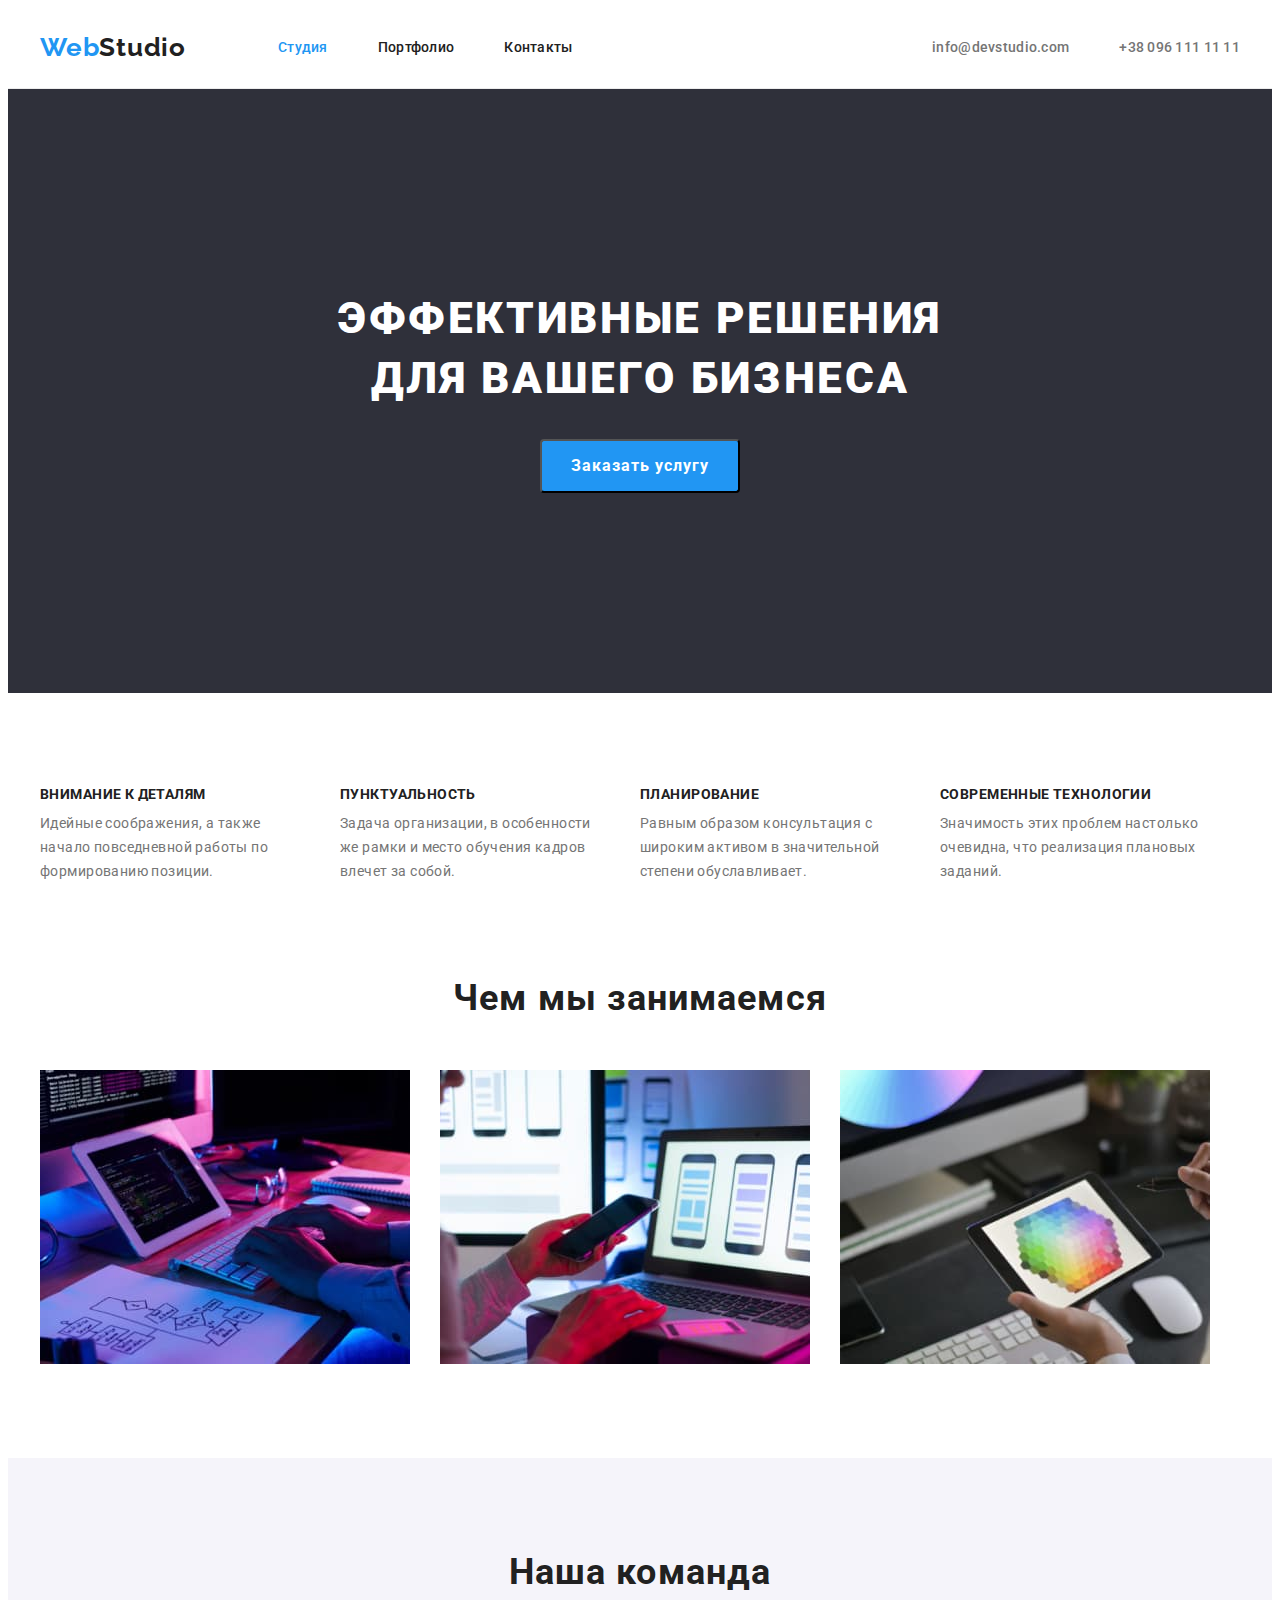
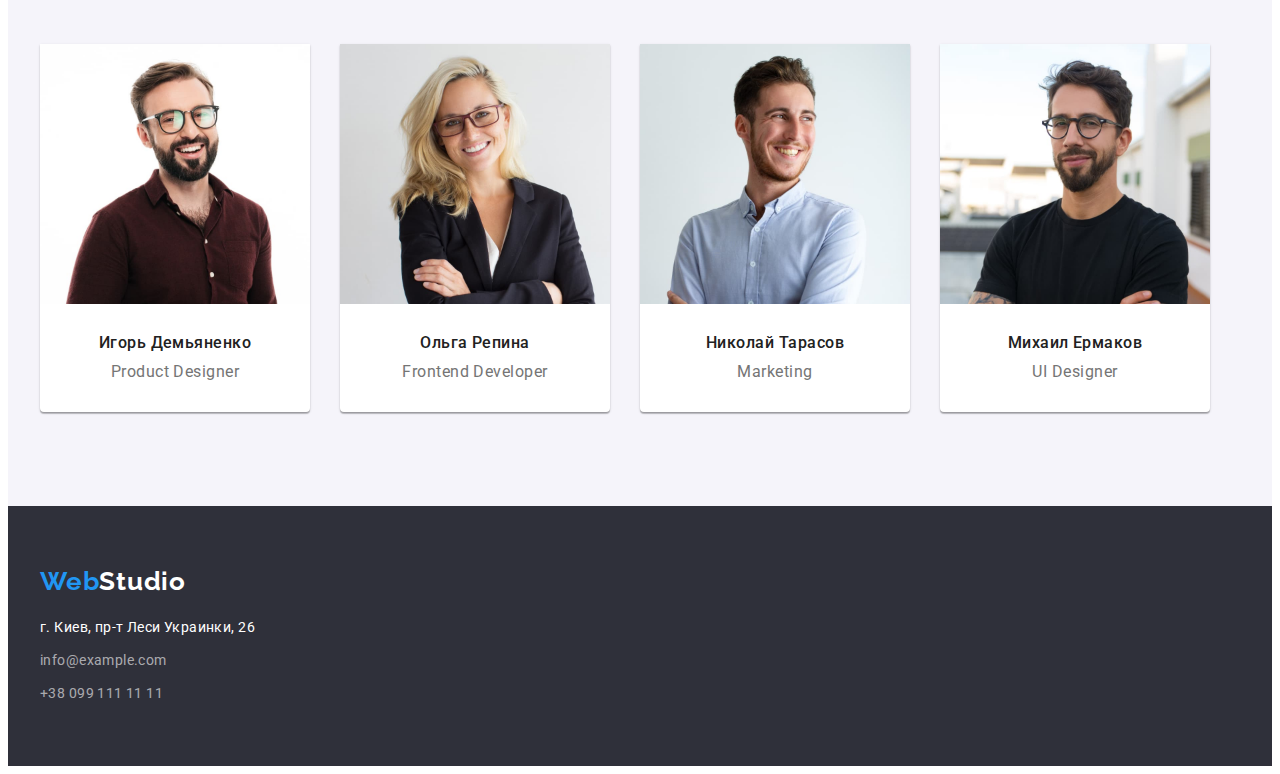
<file: index.html>
<!DOCTYPE html>
<html lang="ru">
  <head>
    <meta charset="UTF-8" />
    <meta http-equiv="X-UA-Compatible" content="IE=edge" />
    <meta name="viewport" content="width=device-width, initial-scale=1.0" />
    <title>Document</title>
    <link rel="preconnect" href="https://fonts.googleapis.com" />
    <link rel="preconnect" href="https://fonts.gstatic.com" crossorigin />
    <link
      href="https://fonts.googleapis.com/css2?family=Raleway:wght@700&family=Roboto:wght@400;500;700;900&display=swap"
      rel="stylesheet"
    />
    <link
      rel="stylesheet"
      href="https://cdnjs.cloudflare.com/ajax/libs/modern-normalize/1.1.0/modern-normalize.min.css"
      integrity="sha512-wpPYUAdjBVSE4KJnH1VR1HeZfpl1ub8YT/NKx4PuQ5NmX2tKuGu6U/JRp5y+Y8XG2tV+wKQpNHVUX03MfMFn9Q=="
      crossorigin="anonymous"
      referrerpolicy="no-referrer"
    />
    <link rel="stylesheet" href="./css/styles.css" />
    <link rel="shortcut icon" href="#" />
  </head>

  <body class="page">
    <header class="header">
      <div class="container header-container">
        <nav class="navigation">
          <a class="logo link" href="./index.html" lang="en"
            ><span class="accent">Web</span>Studio</a
          >
          <ul class="list nav-list">
            <li class="nav-list-item">
              <a class="link text-navigation current" href="./index.html"
                >Студия</a
              >
            </li>
            <li class="nav-list-item">
              <a class="link text-navigation" href="./portfolio.html"
                >Портфолио</a
              >
            </li>
            <li class="nav-list-item">
              <a class="link text-navigation" href="">Контакты</a>
            </li>
          </ul>
        </nav>
        <ul class="list-contacts">
          <li class="mail-margin">
            <a class="text-contacts" href="mailto:info@devstudio.com"
              >info@devstudio.com</a
            >
          </li>
          <li>
            <a class="text-contacts" href="tel:+380961111111"
              >+38 096 111 11 11</a
            >
          </li>
        </ul>
      </div>
    </header>

    <main>
      <section class="hero">
        <div class="container">
          <h1 class="main-tittle">ЭФФЕКТИВНЫЕ РЕШЕНИЯ ДЛЯ ВАШЕГО БИЗНЕСА</h1>
          <button type="button" class="button btn-hover">
            Заказать услугу
          </button>
        </div>
      </section>

      <section class="section">
        <div class="container">
          <h2 class="primary-tittle visually-hidden">Преимущества компании</h2>
          <ul class="list company-advantages">
            <li class="advantages">
              <h3 class="secondary-tittle">Внимание к деталям</h3>
              <p class="text text-position">
                Идейные соображения, а также начало повседневной работы по
                формированию позиции.
              </p>
            </li>
            <li class="advantages">
              <h3 class="secondary-tittle">Пунктуальность</h3>
              <p class="text">
                Задача организации, в особенности же рамки и место обучения
                кадров влечет за собой.
              </p>
            </li>
            <li class="advantages">
              <h3 class="secondary-tittle">Планирование</h3>
              <p class="text">
                Равным образом консультация с широким активом в значительной
                степени обуславливает.
              </p>
            </li>
            <li class="advantages">
              <h3 class="secondary-tittle">Современные технологии</h3>
              <p class="text">
                Значимость этих проблем настолько очевидна, что реализация
                плановых заданий.
              </p>
            </li>
          </ul>
        </div>
      </section>

      <section class="section section-doings">
        <div class="container">
          <h2 class="primary-tittle">Чем мы занимаемся</h2>
          <ul class="list image-company">
            <li class="image-item">
              <img
                src="./images/img.jpg"
                alt="Набор текста на клавиатуре"
                width="370"
                height="294"
              />
            </li>
            <li class="image-item">
              <img
                src="./images/img2.jpg"
                alt="Телефон на фоне ноутбука"
                width="370"
                height="294"
              />
            </li>
            <li class="image-item">
              <img
                src="./images/img3.jpg"
                alt="Шестигранник на планшете"
                width="370"
                height="294"
              />
            </li>
          </ul>
        </div>
      </section>

      <section class="section section-team">
        <div class="container">
          <h2 class="primary-tittle">Наша команда</h2>
          <ul class="list image-company">
            <li class="image-item сard-background">
              <img
                src="./images/team1.jpg"
                alt="Мужчина в очках"
                width="270"
                height="260"
              />
              <div class="team-card">
                <h3 class="team-initials">Игорь Демьяненко</h3>
                <p class="team-position">Product Designer</p>
              </div>
            </li>
            <li class="image-item сard-background">
              <img src="./images/team2.jpg" alt="Женщина в очках" width="270" />
              <div class="team-card">
                <h3 class="team-initials">Ольга Репина</h3>
                <p class="team-position">Frontend Developer</p>
              </div>
            </li>
            <li class="image-item сard-background">
              <img src="./images/team3.jpg" alt="Мужчина" width="270" />
              <div class="team-card">
                <h3 class="team-initials">Николай Тарасов</h3>
                <p class="team-position">Marketing</p>
              </div>
            </li>
            <li class="image-item сard-background">
              <img src="./images/team4.jpg" alt="Мужчина в очках" width="270" />
              <div class="team-card">
                <h3 class="team-initials">Михаил Ермаков</h3>
                <p class="team-position">UI Designer</p>
              </div>
            </li>
          </ul>
        </div>
      </section>
    </main>
    <footer class="footer">
      <div class="container">
        <a class="footer-logo link" href="./index.html" lang="en"
          ><span class="accent">Web</span
          ><span class="logo-accent">Studio</span></a
        >
        <address class="address">
          <ul class="list">
            <li class="footer-text-margin">
              <a
                class="footer-text"
                href="https://goo.gl/maps/CnC2TCS1E6ZWtg9c6"
                target="_blank"
                rel="noreferrer noopener"
                >г. Киев, пр-т Леси Украинки, 26</a
              >
            </li>
            <li class="footer-text-margin">
              <a
                class="footer-text footer-contacts"
                href="mailto:info@example.com"
                >info@example.com</a
              >
            </li>
            <li class="footer-text-margin">
              <a class="footer-text footer-contacts" href="tel:+380991111111"
                >+38 099 111 11 11</a
              >
            </li>
          </ul>
        </address>
      </div>
    </footer>
  </body>
</html>
</file>
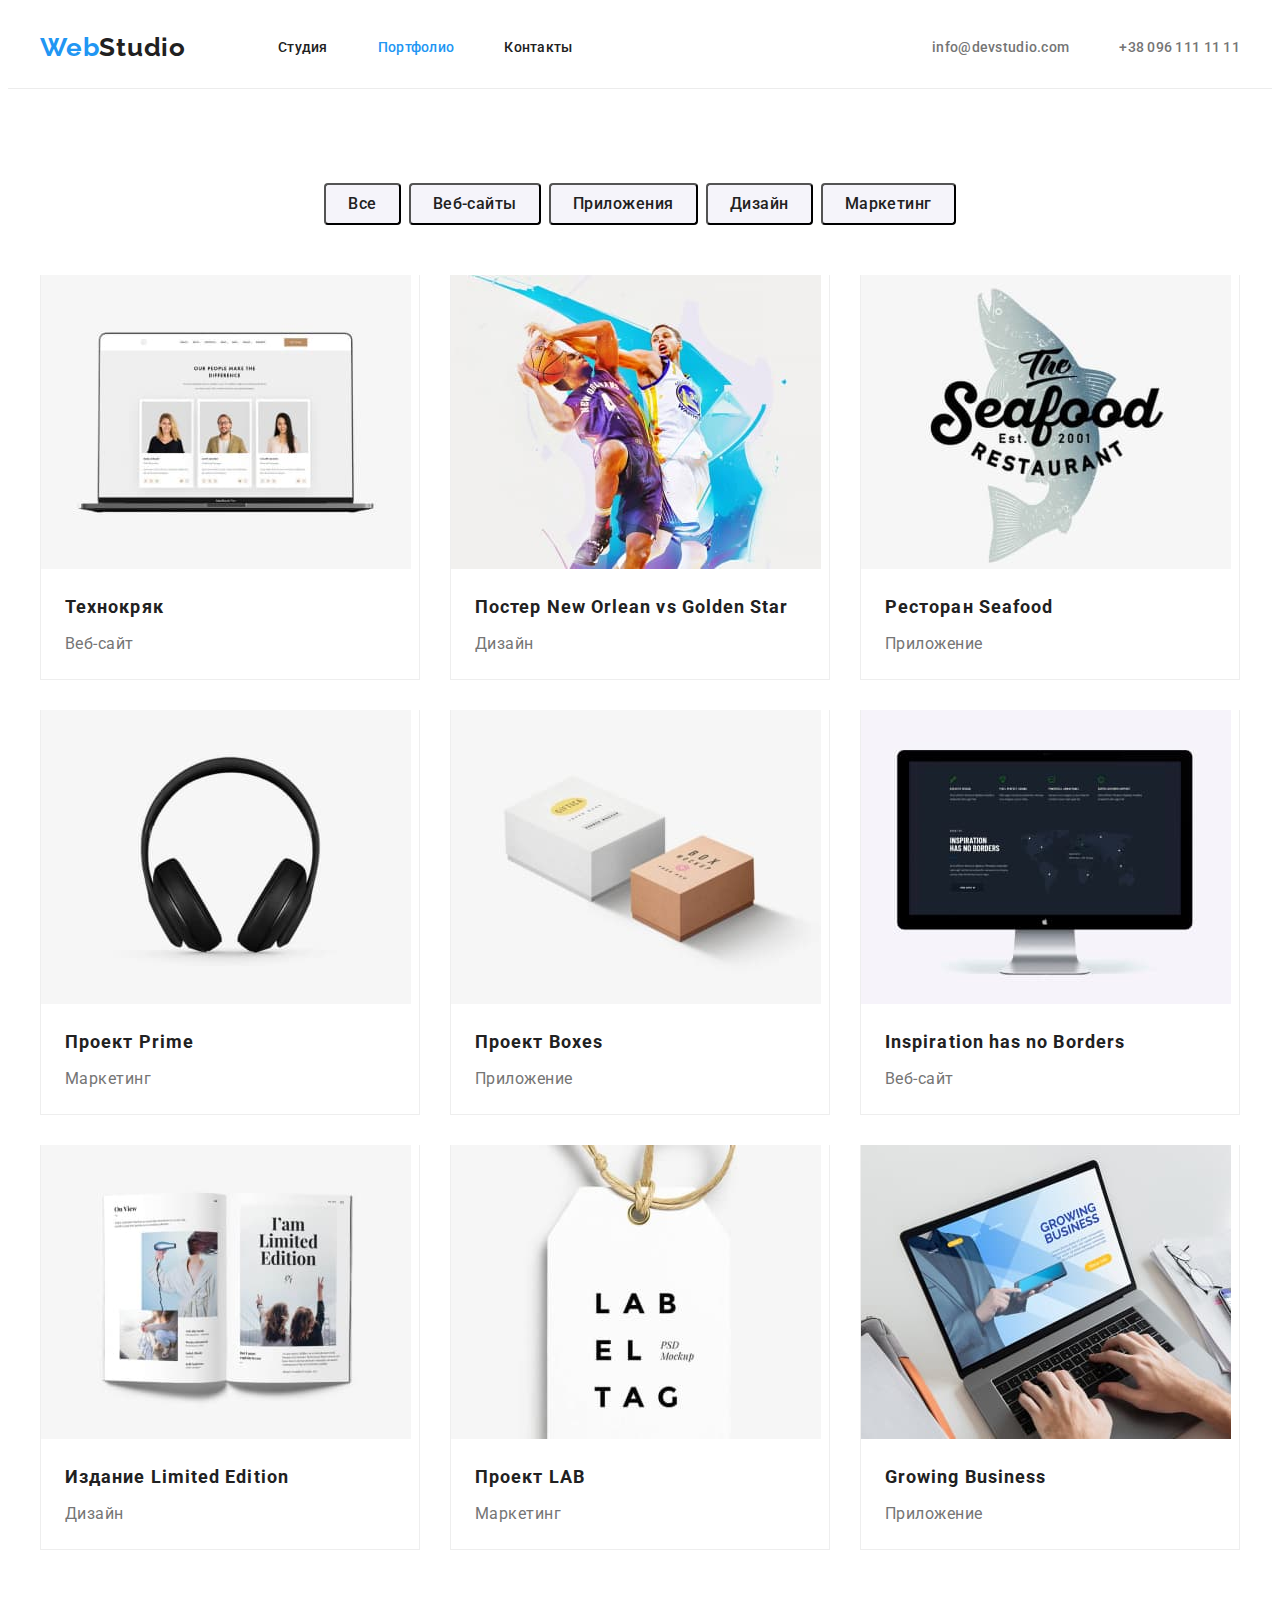
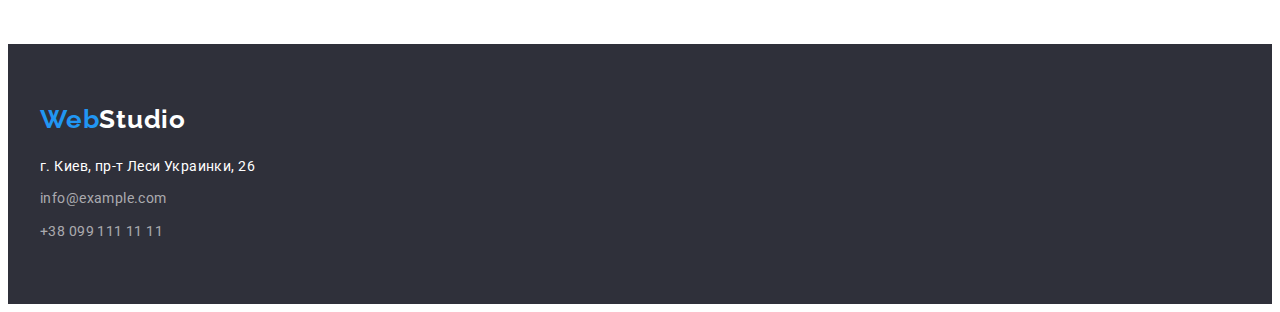
<file: portfolio.html>
<!DOCTYPE html>
<html lang="ru">
  <head>
    <meta charset="UTF-8" />
    <meta http-equiv="X-UA-Compatible" content="IE=edge" />
    <meta name="viewport" content="width=device-width, initial-scale=1.0" />
    <title>Document</title>
    <link rel="preconnect" href="https://fonts.googleapis.com" />
    <link rel="preconnect" href="https://fonts.gstatic.com" crossorigin />
    <link
      href="https://fonts.googleapis.com/css2?family=Raleway:wght@700&family=Roboto:wght@400;500;700;900&display=swap"
      rel="stylesheet"
    />
    <link
      rel="stylesheet"
      href="https://cdnjs.cloudflare.com/ajax/libs/modern-normalize/1.1.0/modern-normalize.min.css"
      integrity="sha512-wpPYUAdjBVSE4KJnH1VR1HeZfpl1ub8YT/NKx4PuQ5NmX2tKuGu6U/JRp5y+Y8XG2tV+wKQpNHVUX03MfMFn9Q=="
      crossorigin="anonymous"
      referrerpolicy="no-referrer"
    />
    <link rel="stylesheet" href="./css/styles.css" />
    <link rel="shortcut icon" href="#" />
  </head>

  <body class="page">
    <header class="header">
      <div class="container header-container">
        <nav class="navigation">
          <a class="logo link" href="./index.html" lang="en"
            ><span class="accent">Web</span>Studio</a
          >
          <ul class="list nav-list">
            <li class="nav-list-item">
              <a class="link text-navigation" href="./index.html">Студия</a>
            </li>
            <li class="nav-list-item">
              <a class="link text-navigation current" href="./portfolio.html"
                >Портфолио</a
              >
            </li>
            <li class="nav-list-item">
              <a class="link text-navigation" href="">Контакты</a>
            </li>
          </ul>
        </nav>
        <ul class="list-contacts">
          <li class="mail-margin">
            <a class="text-contacts" href="mailto:info@devstudio.com"
              >info@devstudio.com</a
            >
          </li>
          <li>
            <a class="text-contacts" href="tel:+380961111111"
              >+38 096 111 11 11</a
            >
          </li>
        </ul>
      </div>
    </header>

    <main>
      <section class="section">
        <div class="container">
          <h1 class="primary-tittle visually-hidden">Примеры работ</h1>
          <ul class="list portfolio-button-list">
            <li class="portfolio-button-item">
              <button class="portfolio-button" type="button">Все</button>
            </li>
            <li class="portfolio-button-item">
              <button class="portfolio-button" type="button">Веб-сайты</button>
            </li>
            <li class="portfolio-button-item">
              <button class="portfolio-button" type="button">Приложения</button>
            </li>
            <li class="portfolio-button-item">
              <button class="portfolio-button" type="button">Дизайн</button>
            </li>
            <li class="portfolio-button-item">
              <button class="portfolio-button" type="button">Маркетинг</button>
            </li>
          </ul>

          <ul class="list portfolio-image">
            <li class="portfolio-image-list">
              <a class="link" href=""
                ><img
                  src="./images/portfolioimg1.jpg"
                  alt="Ноутбук с тремя фото"
                  width="370"
                  height="294"
                />
                <div class="portfolio-image-background">
                  <h2 class="portfolio-tittle">Технокряк</h2>
                  <p class="portfolio-paragraph">Веб-сайт</p>
                </div>
              </a>
            </li>

            <li class="portfolio-image-list">
              <a class="link" href=""
                ><img
                  src="./images/portfolioimg2.jpg"
                  alt="Два баскетболиста"
                  width="370"
                  height="294"
                />
                <div class="portfolio-image-background">
                  <h2 class="portfolio-tittle">
                    Постер New Orlean vs Golden Star
                  </h2>
                  <p class="portfolio-paragraph">Дизайн</p>
                </div>
              </a>
            </li>

            <li class="portfolio-image-list">
              <a class="link" href=""
                ><img
                  src="./images/portfolioimg3.jpg"
                  alt="Лого ресторана"
                  width="370"
                  height="294"
                />
                <div class="portfolio-image-background">
                  <h2 class="portfolio-tittle">Ресторан Seafood</h2>
                  <p class="portfolio-paragraph">Приложение</p>
                </div>
              </a>
            </li>

            <li class="portfolio-image-list">
              <a class="link" href=""
                ><img
                  src="./images/portfolioimg4.jpg"
                  alt="Наушники"
                  width="370"
                  height="294"
                />
                <div class="portfolio-image-background">
                  <h2 class="portfolio-tittle">Проект Prime</h2>
                  <p class="portfolio-paragraph">Маркетинг</p>
                </div>
              </a>
            </li>

            <li class="portfolio-image-list">
              <a class="link" href=""
                ><img
                  src="./images/portfolioimg5.jpg"
                  alt="Две коробки"
                  width="370"
                  height="294"
                />
                <div class="portfolio-image-background">
                  <h2 class="portfolio-tittle">Проект Boxes</h2>
                  <p class="portfolio-paragraph">Приложение</p>
                </div>
              </a>
            </li>

            <li class="portfolio-image-list">
              <a class="link" href=""
                ><img
                  src="./images/portfolioimg6.jpg"
                  alt="Монитор"
                  width="370"
                  height="294"
                />
                <div class="portfolio-image-background">
                  <h2 class="portfolio-tittle">Inspiration has no Borders</h2>
                  <p class="portfolio-paragraph">Веб-сайт</p>
                </div>
              </a>
            </li>

            <li class="portfolio-image-list">
              <a class="link" href=""
                ><img
                  src="./images/portfolioimg7.jpg"
                  alt="Открытая книга"
                  width="370"
                  height="294"
                />
                <div class="portfolio-image-background">
                  <h2 class="portfolio-tittle">Издание Limited Edition</h2>
                  <p class="portfolio-paragraph">Дизайн</p>
                </div>
              </a>
            </li>

            <li class="portfolio-image-list">
              <a class="link" href=""
                ><img
                  src="./images/portfolioimg8.jpg"
                  alt="Брелок"
                  width="370"
                  height="294"
                />
                <div class="portfolio-image-background">
                  <h2 class="portfolio-tittle">Проект LAB</h2>
                  <p class="portfolio-paragraph">Маркетинг</p>
                </div>
              </a>
            </li>

            <li class="portfolio-image-list">
              <a class="link" href=""
                ><img
                  src="./images/portfolioimg9.jpg"
                  alt="Ноутбук"
                  width="370"
                  height="294"
                />
                <div class="portfolio-image-background">
                  <h2 class="portfolio-tittle">Growing Business</h2>
                  <p class="portfolio-paragraph">Приложение</p>
                </div>
              </a>
            </li>
          </ul>
        </div>
      </section>
    </main>
    <footer class="footer">
      <div class="container">
        <a class="footer-logo link" href="./index.html" lang="en"
          ><span class="accent">Web</span
          ><span class="logo-accent">Studio</span></a
        >
        <address class="address">
          <ul class="list">
            <li class="footer-text-margin">
              <a
                class="footer-text"
                href="https://goo.gl/maps/CnC2TCS1E6ZWtg9c6"
                target="_blank"
                rel="noreferrer noopener"
                >г. Киев, пр-т Леси Украинки, 26</a
              >
            </li>
            <li class="footer-text-margin">
              <a
                class="footer-text footer-contacts"
                href="mailto:info@example.com"
                >info@example.com</a
              >
            </li>
            <li class="footer-text-margin">
              <a class="footer-text footer-contacts" href="tel:+380991111111"
                >+38 099 111 11 11</a
              >
            </li>
          </ul>
        </address>
      </div>
    </footer>
  </body>
</html>
</file>
<file: css/styles.css>
:root {
  --primary-page-color: #ffffff;
  --primary-text-color: #757575;
  --secondary-text-color: #212121;
  --accent-page-color: #2196f3;
  --team-section-color: #f5f4fa;
  --background-button-color: #188ce8;
  --portfolio-border-color: #eeeeee;
  --header-border-color: #ececec;
  --hero-footer-color: #2f303a;
  --footer-contacts-color: rgba(255, 255, 255, 0.6);
  --first-card-shadow: rgba(0, 0, 0, 0.12);
  --second-card-shadow: rgba(0, 0, 0, 0.14);
  --third-card-shadow: rgba(0, 0, 0, 0.2);
}
/*==============STUDIO PAGE==============*/
/* text and list properties */

.list {
  list-style-type: none;
}
.link {
  text-decoration: none;
}
.accent {
  color: var(--accent-page-color);
}

h1,
h2,
h3,
p {
  margin-top: 0;
  margin-bottom: 0;
}
ul,
ol {
  margin-top: 0;
  margin-bottom: 0;
  padding-left: 0;
  list-style: none;
}
img {
  display: block;
  max-width: 100%;
  height: auto;
}
.container {
  width: 1200px;
  padding-left: 15px;
  padding-right: 15px;
  margin-left: auto;
  margin-right: auto;
}

/*==============BODY CSS==============*/
.page {
  color: var(--primary-text-color);
  font-family: "Roboto", sans-serif;
  background: var(--primary-page-color);
}
/*==============HEADER CSS==============*/
.header {
  border-bottom: 1px solid var(--header-border-color);
}
.header-container {
  display: flex;
  align-items: center;
  font-weight: 500;
  font-size: 14px;
  line-height: 1.14;
  letter-spacing: 0.02em;
  text-decoration: none;
}

.navigation {
  display: flex;
  align-items: center;
}
.logo {
  padding-top: 24px;
  padding-bottom: 25px;
  font-family: Raleway;
  font-weight: 700;
  font-size: 26px;
  line-height: 1.19;
  letter-spacing: 0.03em;
  margin-right: 92px;
  color: var(--secondary-text-color);
}
.text-navigation {
  color: var(--secondary-text-color);
}

.text-navigation:hover,
.text-navigation:focus {
  color: var(--accent-page-color);
}
.text-navigation.current {
  color: var(--accent-page-color);
}
.list-contacts {
  display: flex;
  margin-left: auto;
}
.mail-margin {
  margin-right: 50px;
}
.nav-list {
  display: flex;
  align-items: center;
}
.nav-list-item:not(:last-child) {
  margin-right: 50px;
}
.text-contacts {
  font-family: inherit;
  color: var(--primary-text-color);
  text-decoration: none;
}
.text-contacts:focus,
.text-contacts:hover {
  color: var(--accent-page-color);
}

/*==============MAIN CSS==============*/

/*==============HERO SECTION==============*/

.hero {
  background-color: var(--hero-footer-color);
  padding-top: 200px;
  padding-bottom: 200px;
  text-align: center;
}
.main-tittle {
  margin-left: auto;
  margin-right: auto;
  width: 696px;
  font-weight: 900;
  font-size: 44px;
  line-height: 1.36;
  text-align: center;
  letter-spacing: 0.06em;
  text-transform: uppercase;
  color: var(--primary-page-color);
  margin-bottom: 30px;
}
.button {
  min-width: 200px;
  padding: 10px 22px;
  font-family: inherit;
  font-weight: 700;
  font-size: 16px;
  line-height: 1.87;
  text-align: center;
  letter-spacing: 0.06em;
  color: var(--primary-page-color);
  background: var(--accent-page-color);
  cursor: pointer;
  border-radius: 4px;
}

.button:hover {
  color: var(--primary-page-color);
  background: var(--background-button-color);
}

/*==============COMPANY ADVANTAGES/WORK EXAMPLES SECTION==============*/

.visually-hidden {
  position: absolute;
  width: 1px;
  height: 1px;
  margin: -1px;
  border: 0;
  padding: 0;
  white-space: nowrap;
  clip-path: inset(100%);
  clip: rect(0 0 0 0);
  overflow: hidden;
}
.section {
  padding-top: 94px;
  padding-bottom: 94px;
}
.primary-tittle {
  margin-bottom: 50px;
  font-weight: 700;
  font-size: 36px;
  line-height: 1.16;
  text-align: center;
  letter-spacing: 0.03em;
  color: var(--secondary-text-color);
}

.secondary-tittle {
  min-width: 270px;
  margin-bottom: 10px;
  font-weight: 700;
  font-size: 14px;
  line-height: 1.14;
  letter-spacing: 0.03em;
  text-transform: uppercase;

  color: var(--secondary-text-color);
}
.company-advantages {
  display: flex;
  align-items: center;
  padding-left: auto;
  padding-right: auto;
}
.advantages:not(:last-child) {
  margin-right: 30px;
}
.text {
  width: 270px;
  font-size: 14px;
  line-height: 1.71;
  letter-spacing: 0.03em;
}
.section-doings {
  padding-top: 0px;
}
.image-company {
  display: flex;
}
.image-item:not(:last-child) {
  margin-right: 30px;
}
/*==============SECTION TEAM==============*/

.section-team {
  background-color: var(--team-section-color);
}

.team-initials {
  font-weight: 500;
  font-size: 16px;
  line-height: 1.18;
  text-align: center;
  letter-spacing: 0.03em;
  color: var(--secondary-text-color);
}
.team-card {
  padding-top: 30px;
  padding-bottom: 30px;
}
.сard-background {
  background: var(--primary-page-color);
  box-shadow: 0px 1px 3px var(--first-card-shadow),
    0px 1px 1px var(--second-card-shadow), 0px 2px 1px var(--third-card-shadow);
  border-radius: 0px 0px 4px 4px;
}

.team-position {
  margin-top: 10px;
  font-size: 16px;
  line-height: 1.18;
  text-align: center;
  letter-spacing: 0.03em;
}
/*==============FOOTER SECTION==============*/
.address {
  font-style: normal;
}
.footer {
  background-color: var(--hero-footer-color);
  padding-top: 60px;
  padding-bottom: 60px;
}
.footer-text {
  font-family: inherit;
  font-size: 14px;
  line-height: 1.71;
  letter-spacing: 0.03em;
  color: var(--primary-page-color);
  text-decoration: none;
}
.footer-contacts {
  color: var(--footer-contacts-color);
}
.footer-text:hover,
.footer-text:focus {
  color: var(--accent-page-color);
}
.footer-logo {
  margin-bottom: 20px;
  font-family: Raleway;
  font-weight: 700;
  font-size: 26px;
  line-height: 1.19;
  letter-spacing: 0.03em;
  display: block;
}
.logo-accent {
  color: var(--primary-page-color);
}

.footer-text-margin:not(:last-child) {
  margin-bottom: 9px;
}

/*==============PORTFOLIO CSS==============*/
.portfolio-button {
  padding: 6px 22px;
  font-family: inherit;
  font-weight: 500;
  font-size: 16px;
  line-height: 1.62;
  text-align: center;
  letter-spacing: 0.03em;
  color: var(--secondary-text-color);
  background-color: var(--team-section-color);
  cursor: pointer;
  border-radius: 4px;
}
.portfolio-button-item:not(:last-child) {
  margin-right: 8px;
}
.portfolio-button:hover,
.portfolio-button:focus {
  color: var(--primary-page-color);
  background: var(--accent-page-color);
}
.portfolio-button-list {
  display: flex;
  justify-content: center;
  margin-bottom: 50px;
}
.portfolio-image {
  display: flex;
  flex-wrap: wrap;
  margin-left: -30px;
  margin-top: -30px;
}
.portfolio-image-list {
  flex-basis: calc((100% - 90px) / 3);
  margin-left: 30px;
  margin-top: 30px;
  border: 1px solid var(--portfolio-border-color);
  border-top: none;
  background: var(--primary-page-color);
  box-sizing: border-box;
}
.portfolio-image-background {
  padding: 20px 24px;
}

.portfolio-tittle {
  margin-bottom: 4px;
  font-weight: 700;
  font-size: 18px;
  line-height: 2;
  letter-spacing: 0.06em;
  color: var(--secondary-text-color);
}
.portfolio-paragraph {
  font-size: 16px;
  line-height: 1.87;
  letter-spacing: 0.03em;
  color: var(--primary-text-color);
}
</file>
